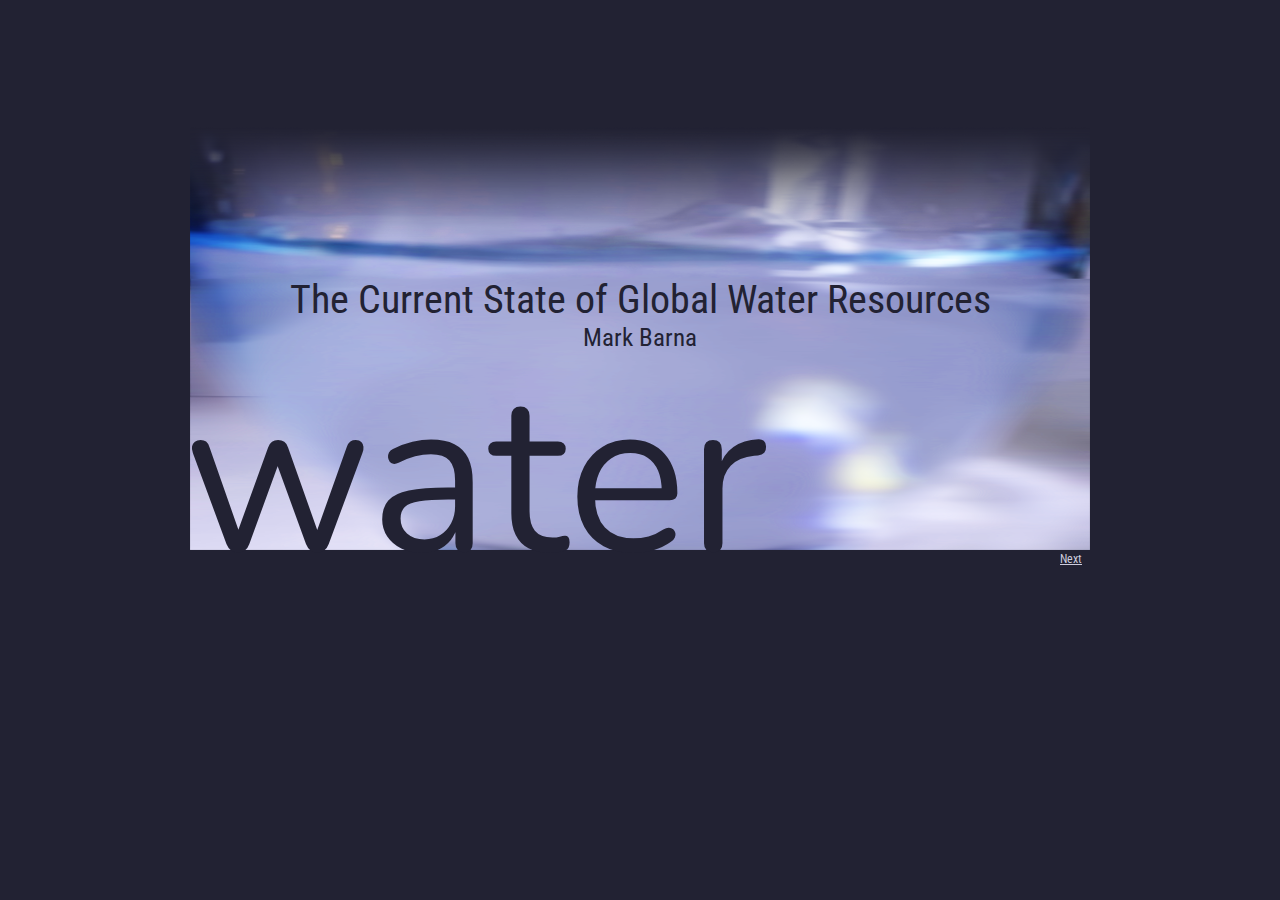
<file: presentation/index.html>
<!DOCTYPE html>

<html lang="en">
<head>
  <meta charset="utf-8"/>
  <title>Global Water Resources</title>
  <link rel="stylesheet" href="styles/style.css"/ />
  <script src="_d3/d3v5.min.js"></script>
  <script src="https://d3js.org/topojson.v2.min.js"></script>
  <script src="_d3/d3-legend.min.js"></script>

</head>
<body">
  <div class="content title">
    <div class="subtitle-text">The Current State of Global Water Resources</div>
    <div class="name-text">Mark Barna</div>
    <div class="title-text">water</div>
    <div class="nav"><a href="notes1.html">Next</a>
  </div>

</body>
</html>
</file>
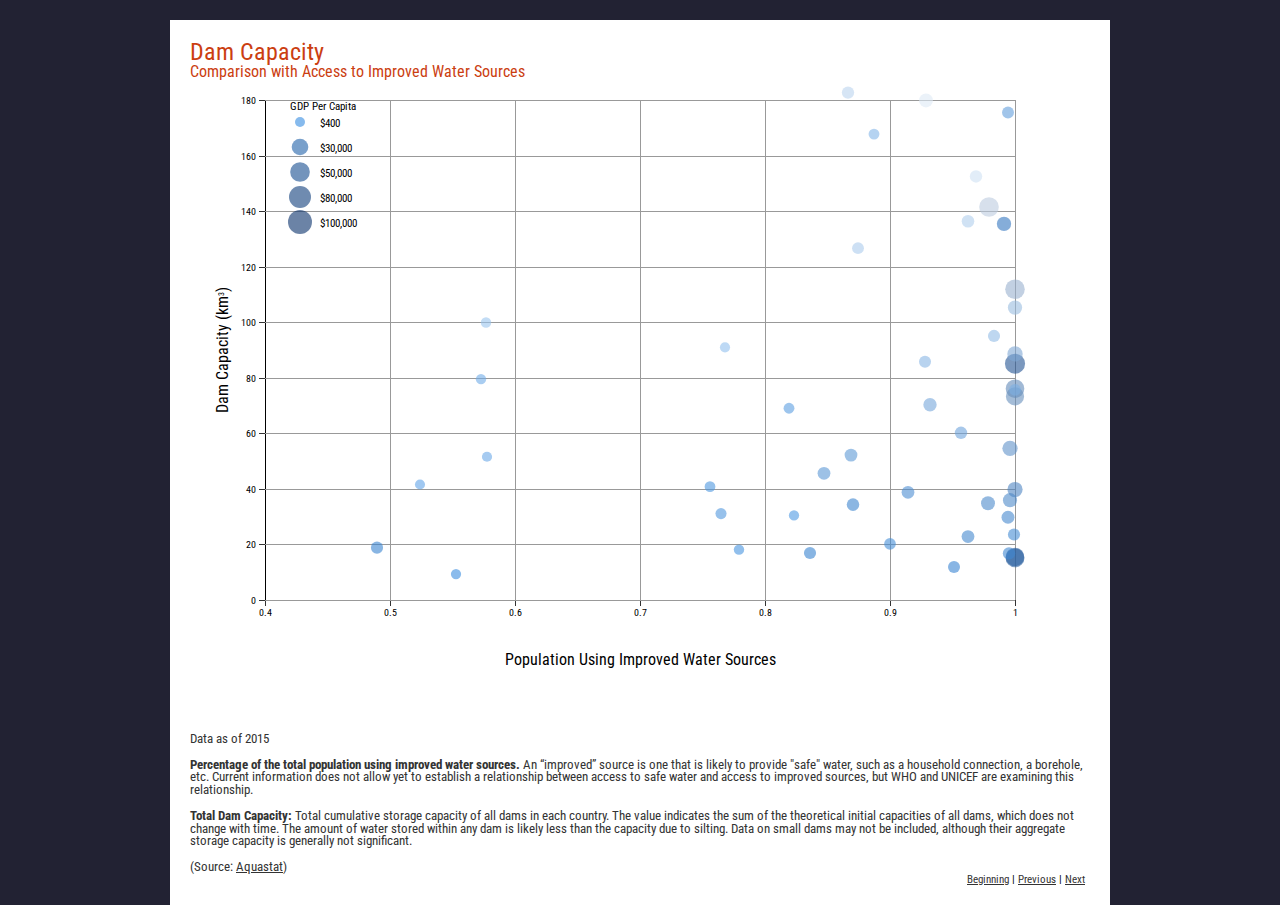
<file: presentation/damaccess.html>
<!DOCTYPE html>

<html lang="en">
<head>
  <meta charset="utf-8"/>
  <title>Global Water Resources</title>
  <link rel="stylesheet" href="styles/style.css"/ />
  <script src="_d3/d3v5.min.js"></script>
  <script src="_d3/d3-legend.min.js"></script>

</head>
<body>
  <div class="content">
    <h2>Dam Capacity</h2>
    <h3>Comparison with Access to Improved Water Sources</h3>
    <svg class="chart" id="damaccess"></svg>
    <script src="scripts/damaccess.js"></script>
    <p>
      Data as of 2015</br></br>

      <strong>Percentage of the total population using improved water sources.</strong> An “improved”
      source is one that is likely to provide "safe" water, such as a household
      connection, a borehole, etc. Current information does not allow yet to establish
      a relationship between access to safe water and access to improved sources,
      but WHO and UNICEF are examining this relationship.</br></br>

      <strong>Total Dam Capacity:</strong> Total cumulative storage capacity of
      all dams in each country. The value indicates the sum of the theoretical initial
      capacities of all dams, which does not change with time. The amount of water
      stored within any dam is likely less than the capacity due to silting. Data
      on small dams may not be included, although their aggregate storage capacity
      is generally not significant.</br></br>

      (Source:
      <a href="http://www.fao.org/nr/water/aquastat/data/glossary/search.html?lang=en" target="_blank">Aquastat</a>)
    </p>
    <div class="nav"><a href="index.html">Beginning</a> | <a href="waterhdi.html">Previous</a> | <a href="notesend.html">Next</a></div>
  </div>
</body>
</html>
</file>
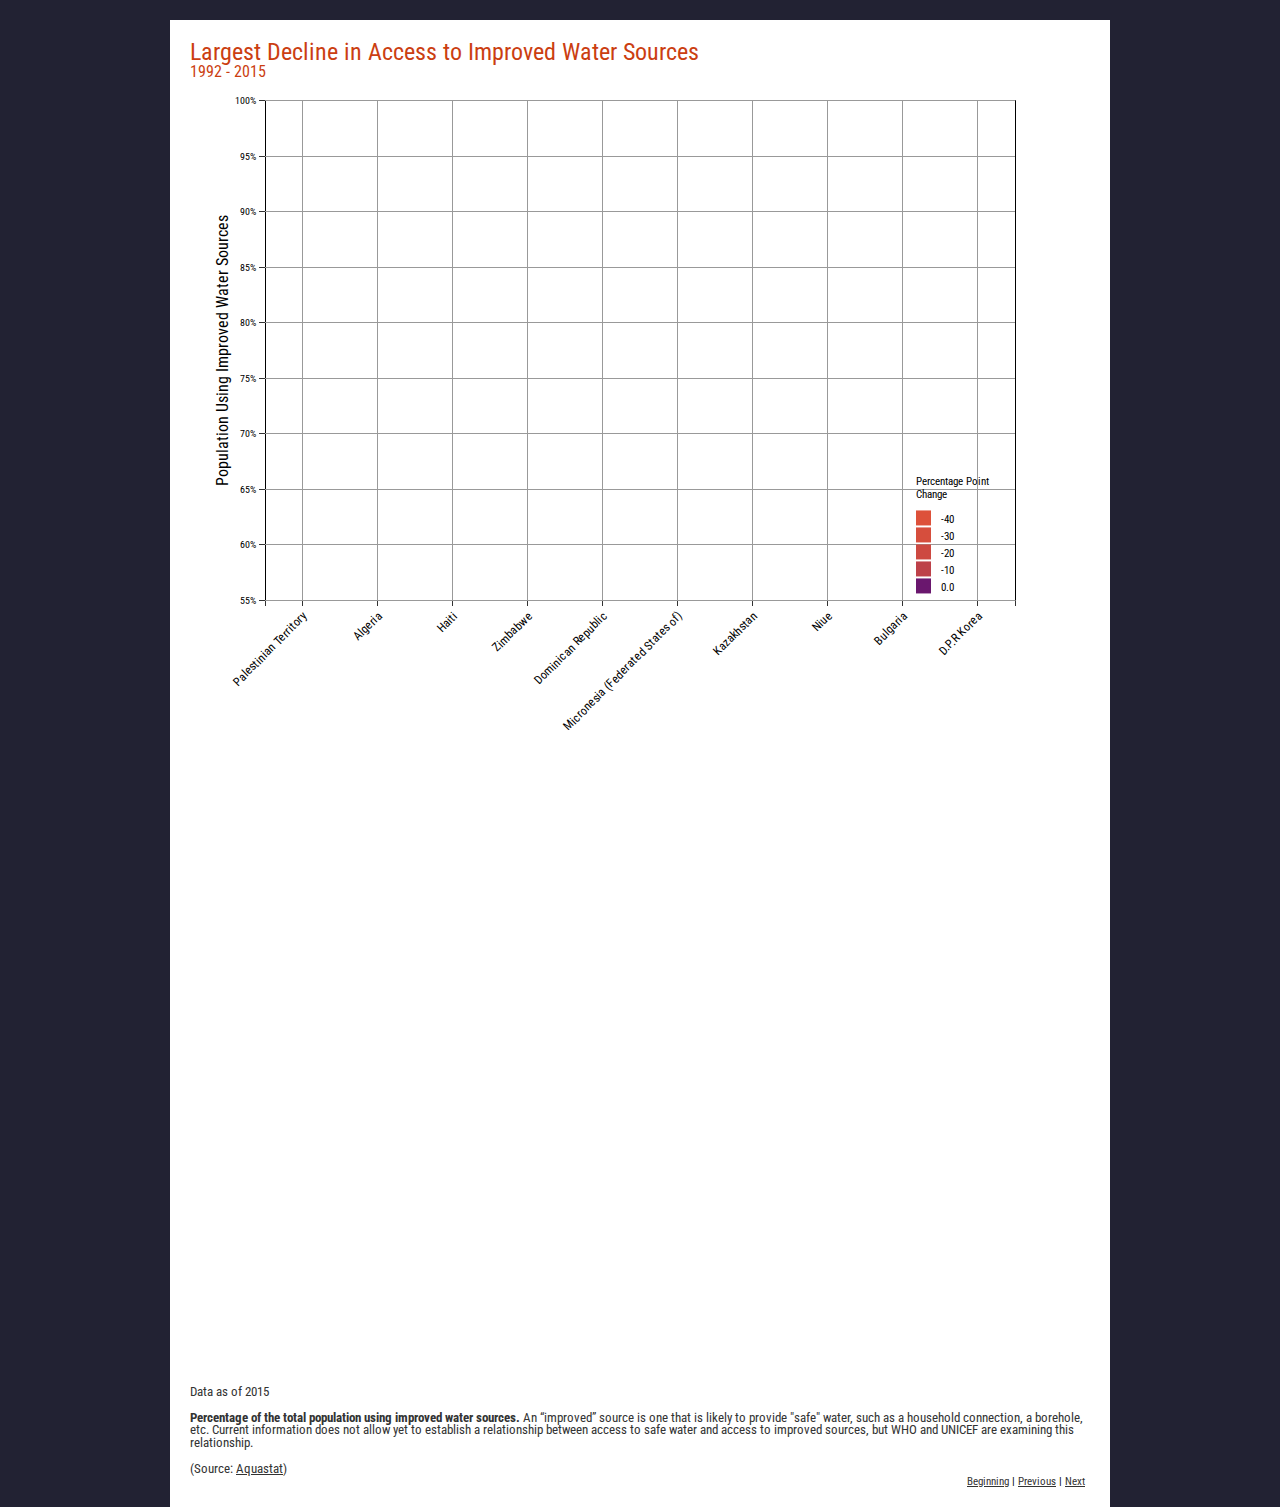
<file: presentation/delaccessbot.html>
<!DOCTYPE html>

<html lang="en">
<head>
  <meta charset="utf-8"/>
  <title>Global Water Resources</title>
  <link rel="stylesheet" href="styles/style.css"/ />
  <script src="_d3/d3v5.min.js"></script>
  <script src="_d3/d3-legend.min.js"></script>

</head>
<body>
  <div class="content">
    <h2>Largest Decline in Access to Improved Water Sources</h2>
    <h3>1992 - 2015</h3>
    <div class="charts">
      <svg class="chart" id="delaccess"></svg>
      <svg class="chart" id="delaccessts"></svg>
    </div>

    <script src="scripts/delaccessbot.js"></script>
    <p>
      Data as of 2015</br></br>
      <strong>Percentage of the total population using improved water sources.</strong> An “improved”
      source is one that is likely to provide "safe" water, such as a household
      connection, a borehole, etc. Current information does not allow yet to establish
      a relationship between access to safe water and access to improved sources,
      but WHO and UNICEF are examining this relationship.</br></br>

      (Source:
      <a href="http://www.fao.org/nr/water/aquastat/data/glossary/search.html?lang=en" target="_blank">Aquastat</a>)
    </p>
    <div class="nav"><a href="index.html">Beginning</a> | <a href="mapaccess.html">Previous</a> | <a href="waterhdi.html">Next</a></div>
  </div>
</body>
</html>
</file>
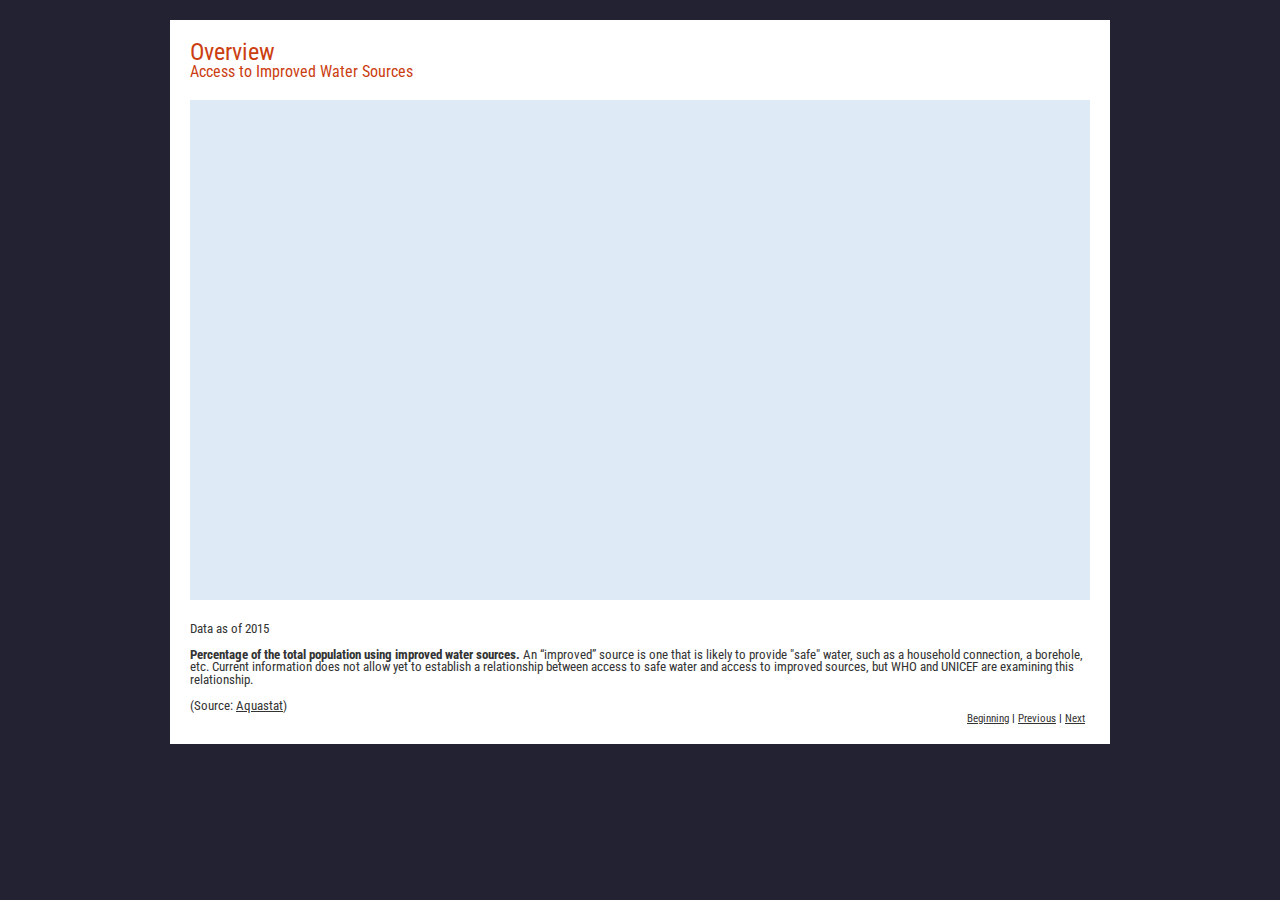
<file: presentation/mapaccess.html>
<!DOCTYPE html>

<html lang="en">
<head>
  <meta charset="utf-8"/>
  <title>Global Water Resources</title>
  <link rel="stylesheet" href="styles/style.css"/ />
  <script src="_d3/d3v5.min.js"></script>
  <script src="https://d3js.org/topojson.v2.min.js"></script>
  <script src="_d3/d3-legend.min.js"></script>

</head>
<body>
  <div class="content">
    <h2>Overview</h2>
    <h3>Access to Improved Water Sources</h3>
    <svg class="chart map" id="accessmap"></svg>
    <p>
      Data as of 2015</br></br>

      <strong>Percentage of the total population using improved water sources.</strong> An “improved”
      source is one that is likely to provide "safe" water, such as a household
      connection, a borehole, etc. Current information does not allow yet to establish
      a relationship between access to safe water and access to improved sources,
      but WHO and UNICEF are examining this relationship.</br></br>

      (Source:
      <a href="http://www.fao.org/nr/water/aquastat/data/glossary/search.html?lang=en" target="_blank">Aquastat</a>)
    </p>
    <script src="scripts/mapaccess.js"></script>
    <div class="nav"><a href="index.html">Beginning</a> | <a href="trwr.html">Previous</a> | <a href="delaccessbot.html">Next</a></div>
  </div>
</body>
</html>
</file>
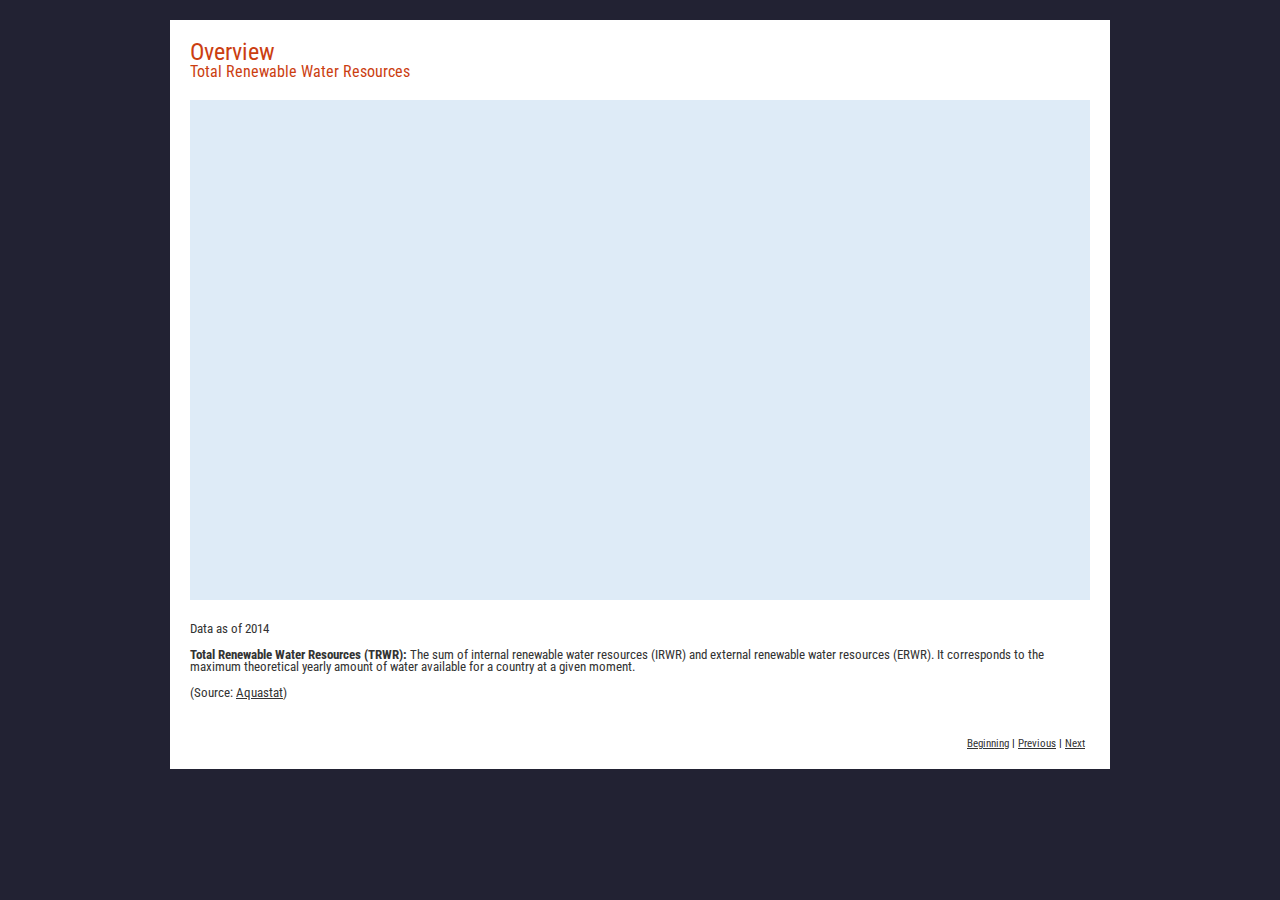
<file: presentation/maptrwr.html>
<!DOCTYPE html>

<html lang="en">
<head>
  <meta charset="utf-8"/>
  <title>Global Water Resources</title>
  <link rel="stylesheet" href="styles/style.css"/ />
  <script src="_d3/d3v5.min.js"></script>
  <script src="https://d3js.org/topojson.v2.min.js"></script>
  <script src="_d3/d3-legend.min.js"></script>

</head>
<body>
  <div class="content">
    <h2>Overview</h2>
    <h3>Total Renewable Water Resources</h3>
    <svg class="chart map" id="trwrpcmap"></svg>
    <p>
      Data as of 2014</br></br>

      <strong>Total Renewable Water Resources (TRWR):</strong> The sum of internal renewable water
      resources (IRWR) and external renewable water resources (ERWR). It corresponds
      to the maximum theoretical yearly amount of water available for a country
      at a given moment.</br></br>

      (Source:
      <a href="http://www.fao.org/nr/water/aquastat/data/glossary/search.html?lang=en" target="_blank">Aquastat</a>)
      </br></br></br></br>
    </p>
    <script src="scripts/maptrwr.js"></script>
    <div class="nav"><a href="index.html">Beginning</a> | <a href="notes2.html">Previous</a> | <a href="trwr.html">Next</a></div>
  </div>
</body>
</html>
</file>
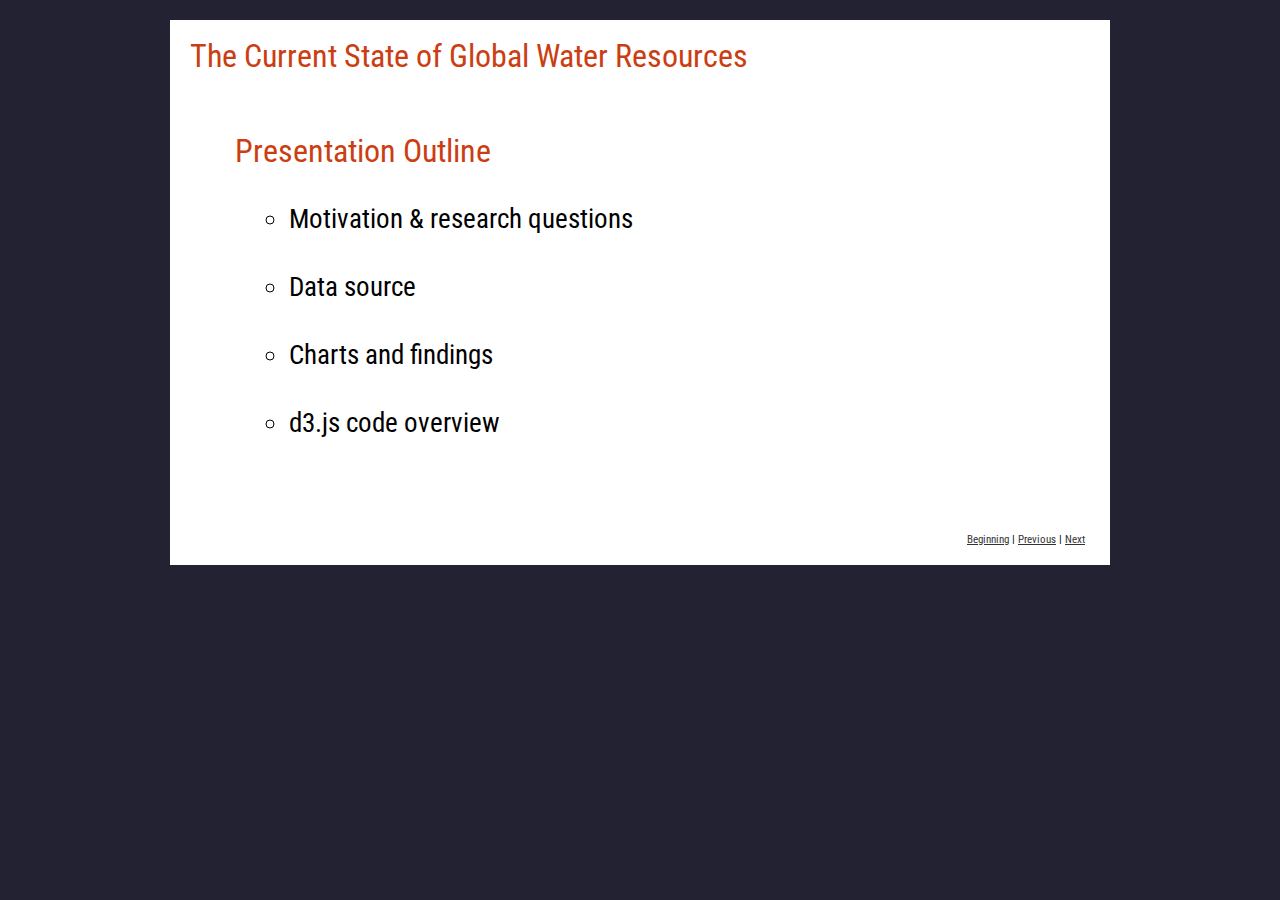
<file: presentation/notes1.html>
<!DOCTYPE html>

<html lang="en">
<head>
  <meta charset="utf-8"/>
  <title>Global Water Resources</title>
  <link rel="stylesheet" href="styles/style.css"/ />
  <script src="_d3/d3v5.min.js"></script>
  <script src="https://d3js.org/topojson.v2.min.js"></script>
  <script src="_d3/d3-legend.min.js"></script>

</head>
<body>
  <div class="content">
    <h1>The Current State of Global Water Resources</h1>
    <div class="note-slide">
      <h1>Presentation Outline</br></br></h1>
      <ul>
        <li>Motivation & research questions</li>
        <li>Data source</li>
        <li>Charts and findings</li>
        <li>d3.js code overview</li>
      </ul>
    </div>
    <div class="nav"><a href="index.html">Beginning</a> | <a href="index.html">Previous</a> | <a href="notes2.html">Next</a></div>
  </div>
</body>
</html>
</file>
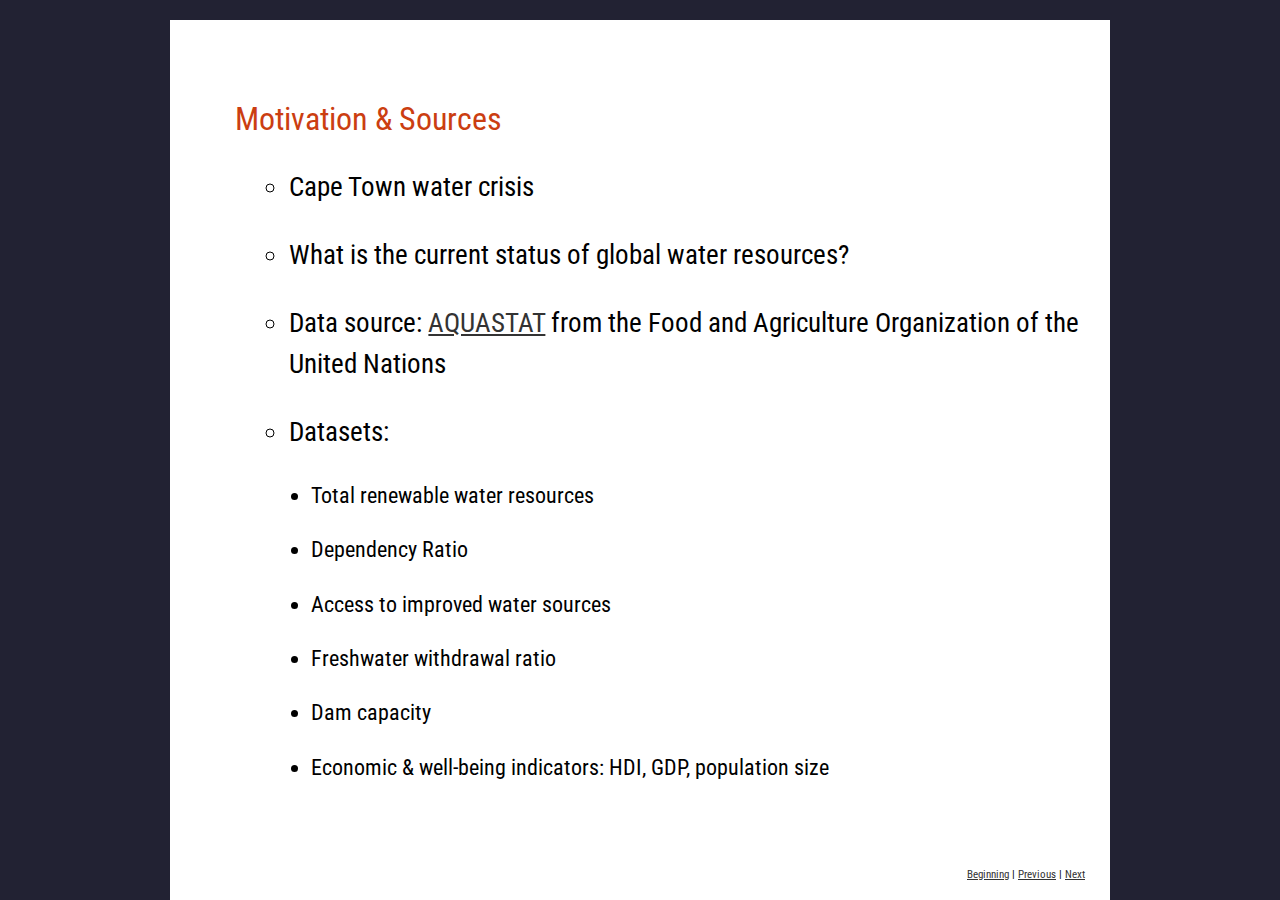
<file: presentation/notes2.html>
<!DOCTYPE html>

<html lang="en">
<head>
  <meta charset="utf-8"/>
  <title>Global Water Resources</title>
  <link rel="stylesheet" href="styles/style.css"/ />
  <script src="_d3/d3v5.min.js"></script>
  <script src="https://d3js.org/topojson.v2.min.js"></script>
  <script src="_d3/d3-legend.min.js"></script>

</head>
<body>
  <div class="content">
    <div class="note-slide">
      <h1>Motivation & Sources</br></br></h1>
      <ul>
        <li>Cape Town water crisis</li>
        <li>What is the current status of global water resources?</li>
        <li>Data source: <a href="http://www.fao.org/nr/water/aquastat/main/index.stm"
          target="_blank">AQUASTAT</a> from the Food and Agriculture Organization of the United Nations</li>
        <li>Datasets:</li>
          <ul class="sub-list">
            <li>Total renewable water resources</li>
            <li>Dependency Ratio</li>
            <li>Access to improved water sources</li>
            <li>Freshwater withdrawal ratio</li>
            <li>Dam capacity</li>
            <li>Economic & well-being indicators: HDI, GDP, population size</li>
          </ul>
      </ul>
    </div>
    <div class="nav"><a href="index.html">Beginning</a> | <a href="notes1.html">Previous</a> | <a href="maptrwr.html">Next</a></div>
  </div>
</body>
</html>
</file>
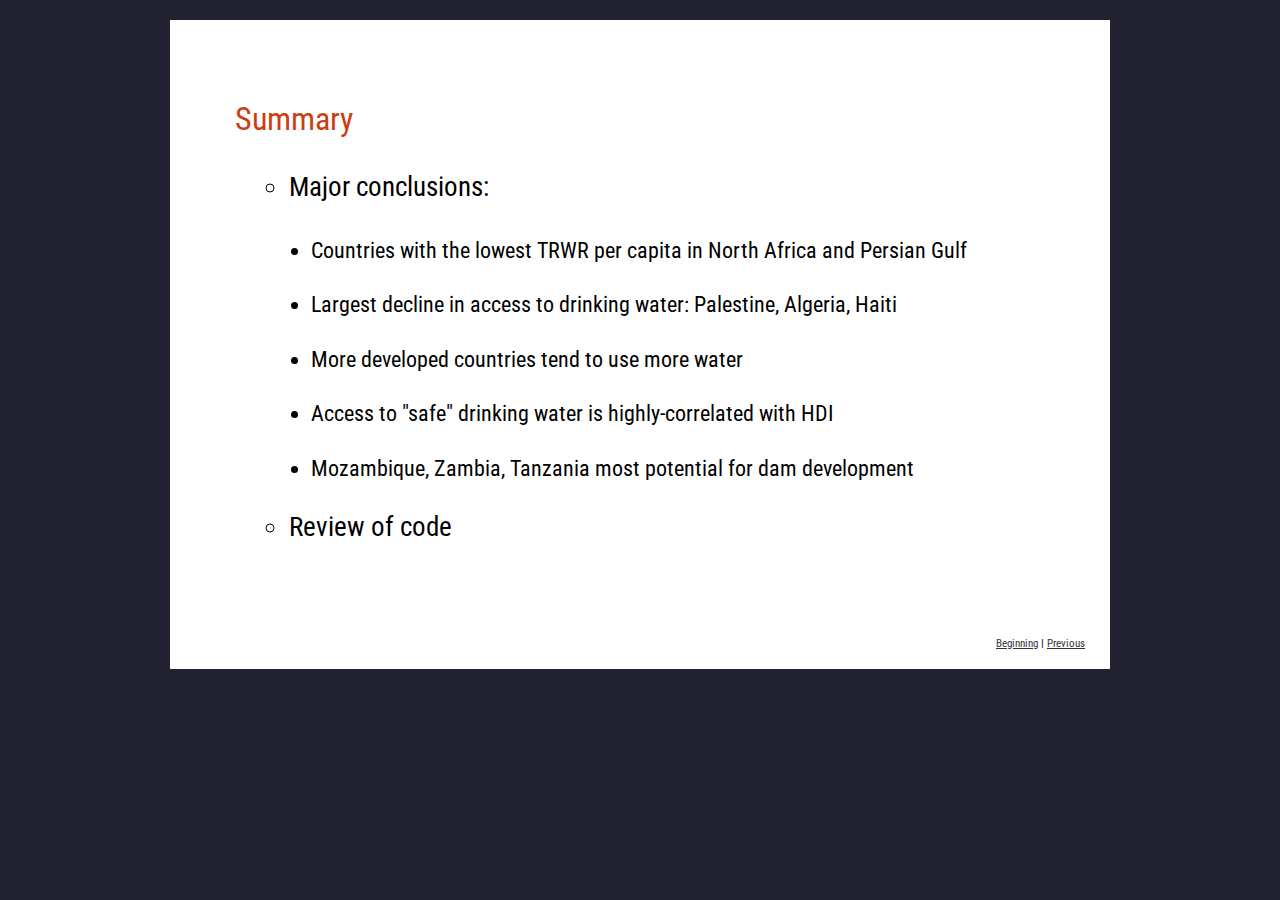
<file: presentation/notesend.html>
<!DOCTYPE html>

<html lang="en">
<head>
  <meta charset="utf-8"/>
  <title>Global Water Resources</title>
  <link rel="stylesheet" href="styles/style.css"/ />
  <script src="_d3/d3v5.min.js"></script>
  <script src="https://d3js.org/topojson.v2.min.js"></script>
  <script src="_d3/d3-legend.min.js"></script>

</head>
<body>
  <div class="content">
    <div class="note-slide">
      <h1>Summary</br></br></h1>
      <ul>
        <li>Major conclusions:</li>
          <ul class="sub-list">
            <li>Countries with the lowest TRWR per capita in North Africa and Persian Gulf</li>
            <li>Largest decline in access to drinking water: Palestine, Algeria, Haiti</li>
            <li>More developed countries tend to use more water</li>
            <li>Access to "safe" drinking water is highly-correlated with HDI</li>
            <li>Mozambique, Zambia, Tanzania most potential for dam development</li>
          </ul>
          <li>Review of code</li>
      </ul>
    </div>
    <div class="nav"><a href="index.html">Beginning</a> | <a href="damaccess.html">Previous</a></div>
  </div>
</body>
</html>
</file>
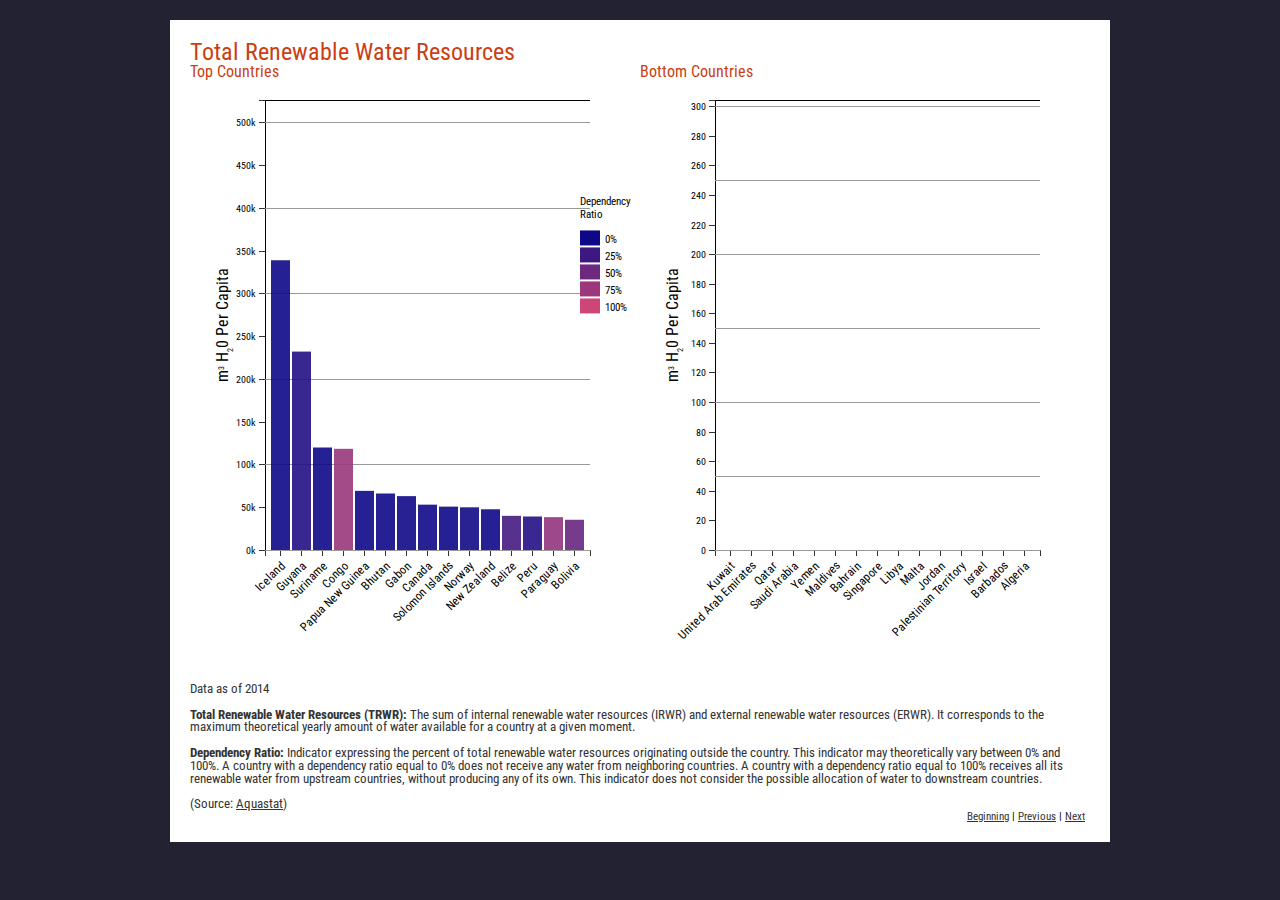
<file: presentation/trwr.html>
<!DOCTYPE html>

<html lang="en">
<head>
  <meta charset="utf-8"/>
  <title>Global Water Resources</title>
  <link rel="stylesheet" href="styles/style.css"/ />
  <script src="_d3/d3v5.min.js"></script>
  <script src="_d3/d3-legend.min.js"></script>

</head>
<body>
  <div class="content">
    <h2>Total Renewable Water Resources</h2>
    <div class="inline-charts">
      <div class="inline-left">
        <h3>Top Countries</h3>
        <svg class="chart" id="trwrpctop"></svg>
      </div>
      <div class="inline-right">
        <h3>Bottom Countries</h3>
        <svg class="chart" id="trwrpcbot"></svg>
      </div>
    </div>
    <script src="scripts/trwr.js"></script>
    <p>
      Data as of 2014</br></br>
      <strong>Total Renewable Water Resources (TRWR):</strong> The sum of internal renewable water
      resources (IRWR) and external renewable water resources (ERWR). It corresponds
      to the maximum theoretical yearly amount of water available for a country
      at a given moment.</br></br>

      <strong>Dependency Ratio:</strong> Indicator expressing the percent of total renewable water
      resources originating outside the country. This indicator may theoretically
      vary between 0% and 100%. A country with a dependency ratio equal to 0% does
      not receive any water from neighboring countries. A country with a dependency
      ratio equal to 100% receives all its renewable water from upstream countries,
      without producing any of its own. This indicator does not consider the possible
      allocation of water to downstream countries.</br></br>

      (Source:
      <a href="http://www.fao.org/nr/water/aquastat/data/glossary/search.html?lang=en" target="_blank">Aquastat</a>)
    </p>
    <div class="nav"><a href="index.html">Beginning</a> | <a href="maptrwr.html">Previous</a> | <a href="mapaccess.html">Next</a></div>
  </div>
</body>
</html>
</file>
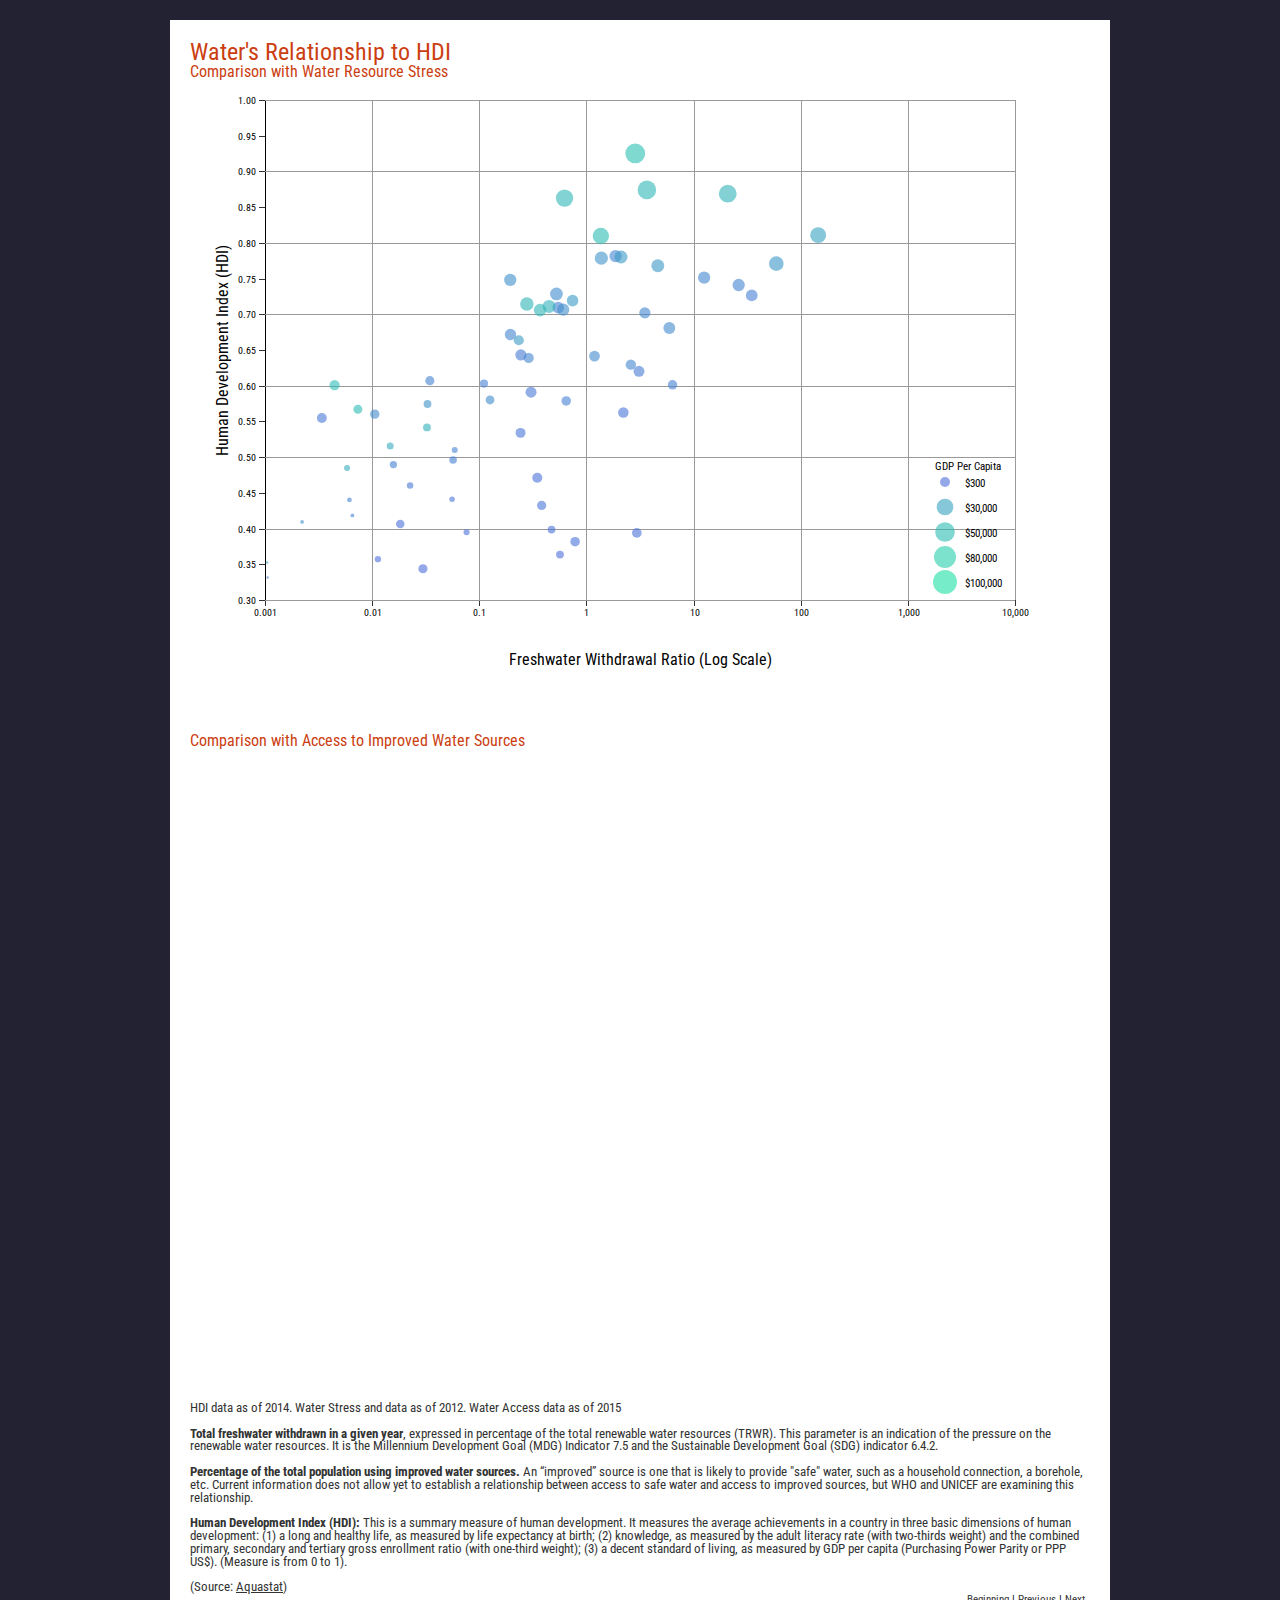
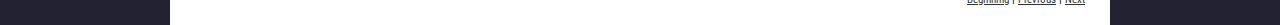
<file: presentation/waterhdi.html>
<!DOCTYPE html>

<html lang="en">
<head>
  <meta charset="utf-8"/>
  <title>Global Water Resources</title>
  <link rel="stylesheet" href="styles/style.css"/ />
  <script src="_d3/d3v5.min.js"></script>
  <script src="_d3/d3-legend.min.js"></script>

</head>
<body>
  <div class="content">
    <h2>Water's Relationship to HDI</h2>
    <h3>Comparison with Water Resource Stress</h3>
    <svg class="chart" id="stresshdi"></svg>
    <h3>Comparison with Access to Improved Water Sources</h3>
    <svg class="chart" id="accesshdi"></svg>
    <script src="scripts/waterhdi.js"></script>
    <p>
      HDI data as of 2014. Water Stress and data as of 2012. Water Access data as of 2015</br></br>
      <strong>Total freshwater withdrawn in a given year</strong>, expressed in
      percentage of the total renewable water resources (TRWR). This parameter is
      an indication of the pressure on the renewable water resources. It is the
      Millennium Development Goal (MDG) Indicator 7.5 and the Sustainable Development
      Goal (SDG) indicator 6.4.2.</br></br>

      <strong>Percentage of the total population using improved water sources.</strong> An “improved”
      source is one that is likely to provide "safe" water, such as a household
      connection, a borehole, etc. Current information does not allow yet to establish
      a relationship between access to safe water and access to improved sources,
      but WHO and UNICEF are examining this relationship.</br></br>

      <strong>Human Development Index (HDI):</strong> This is a summary measure
      of human development. It measures the average achievements in a country in
      three basic dimensions of human development: (1) a long and healthy life,
      as measured by life expectancy at birth; (2) knowledge, as measured by the
      adult literacy rate (with two-thirds weight) and the combined primary, secondary
      and tertiary gross enrollment ratio (with one-third weight); (3) a decent
      standard of living, as measured by GDP per capita (Purchasing Power Parity
      or PPP US$). (Measure is from 0 to 1). </br></br>

      (Source:
      <a href="http://www.fao.org/nr/water/aquastat/data/glossary/search.html?lang=en" target="_blank">Aquastat</a>)
    </p>
    <div class="nav"><a href="index.html">Beginning</a> | <a href="delaccessbot.html">Previous</a> | <a href="damaccess.html">Next</a></div>
  </div>
</body>
</html>
</file>
<file: presentation/styles/style.css>
@import url('https://fonts.googleapis.com/css?family=Roboto+Condensed:400,700|Nunito:600|Oswald:600');

/* Eric Meyer's Reset CSS v2.0 - http://cssreset.com this clears out inconsistencies between broswsers*/
html,body,div,span,applet,object,iframe,h1,h2,h3,h4,h5,h6,p,blockquote,pre,a,abbr,acronym,address,big,cite,code,del,dfn,em,img,ins,kbd,q,s,samp,small,strike,strong,tt,var,b,u,i,center,dl,dt,dd,ol,ul,li,fieldset,form,label,legend,table,caption,tbody,tfoot,thead,tr,th,td,article,aside,canvas,details,embed,figure,figcaption,footer,header,hgroup,menu,nav,output,ruby,section,summary,time,mark,audio,video
  {border:0;font-size:100%;font:inherit;vertical-align:baseline;margin:0;padding:0}
sub,sup
{border:0;font:inherit;margin:0;padding:0;font-size:80%}
article,aside,details,figcaption,figure,footer,header,hgroup,menu,nav,section
  {display:block}
body
  {line-height:1}
ol,ul
  {list-style:none}
blockquote,q
  {quotes:none}
blockquote:before,blockquote:after,q:before,q:after
  {content:none}
table
  {border-collapse:collapse;border-spacing:0}

body, g {
  font-family: 'Roboto Condensed', sans-serif;
  background-color: #223;
}

h1 {
  font-size: 2em;
  color: #CB3E11;
}

h2 {
  font-size: 1.5em;
  color: #CB3E11;
}

h3 {
  color: #CB3E11;
}

p {
  font-size: 0.8em;
  color: #333;
}

strong {
  font-weight: 700;
}

a {
  color: #333;
}

a:hover {
  text-decoration: none;
}

.content {
  height: 100vh;
  margin-left: auto;
  margin-right: auto;
  margin-top: 20px;
  background-color: #FFF;
  padding: 20px;
  height: 90%;
  width: 900px;
}

.content.title {
  position: relative;
  padding: 0;
  margin-top: 125px;
  background-image: url('water.png');
  background-color: transparent;
  height: 425px;
}

.title-text {
  font-family: 'Nunito', sans-serif;
  font-size: 225px;
  color: #223;
  position: absolute;
  bottom: -40px;
  left: -7px;
}

.subtitle-text {
  font-size: 40px;
  font-weight: 400;
  text-align: center;
  position: absolute;
  top: 155px;
  width: 900px;
  color: #223;
}

.name-text {
  font-size: 25px;
  text-align: center;
  position: absolute;
  top: 200px;
  width: 900px;
  color: #223;
}

.note-slide {
  padding-top: 7%;
  padding-left: 5%;
  padding-bottom: 7%;
}

.inline-charts .inline-left {
  float: left;
}

.nav {
  font-size: 0.7em;
  text-align: right;
  margin-right: 5px;
}

.title .nav {
  position: absolute;
  bottom: -15px;
  left: 870px;
}

.title .nav a {
    color: #CCD;
    font-size: 1.1em;
}

ul {
  font-size: 1.7em;
  padding-left: 2em;
  line-height: 1.5;
}

li {
  list-style-type: circle;
  list-style-position: outside;
  padding-bottom: 1em;
}

ul.sub-list {
  font-size: .8em;
  padding-left: 1em;
  line-height: 1.5;
}

.sub-list li {
  list-style-type: disc;
}

.bar {
  opacity: 0.9;
}

.bar:hover {
  opacity: 0.7;
}

.box {
  stroke-width: 1px;
  stroke: #000;
  shape-rendering: crispEdges;
}

.whisker line {
  stroke-width: 2px:
  shape-rendering: crispEdges;
}

.box:hover{
  opacity: 0.7;
}

.circle, circle.swatch {
  opacity: 0.6
}

.circle:hover {
  opacity: 0.9;
}

.ylabel, .xlabel {
  text-align: center;
  text-anchor: middle;
  font-size: 1em;
}

.ylabel .sup {
  baseline-shift: super;
  font-size: 0.5em;
}

.ylabel .sub {
  baseline-shift: sub;
  font-size: 0.5em;
}

.axis-x text {
  color: #000;
}

.axis text {
  font-size: 1em;
}

.axis-x.text45 text {
  transform: rotate(-45deg) translate(-8px,-2px);
  font-size: 1.2em;
  color: #000;
  text-anchor: end;
}

/*muli-line chart labels*/
.line-label {
  font-size: 0.7em;
}

/* axis lines*/
.axis .domain {
  stroke: #333;
}

/* axis tick marks*/
.tick line {
  stroke: #333;
}

/*grid lines*/
.grid line, .grid-x line {
  stroke: #999;
}

.tooltip {
  font-size: 0.7em;
  background-color: #EEF;
  padding: 5px;
  border-color: #000;
  border-width: 1px;
  border-style: solid;
}

.legendPane text {
  font-size: 0.7em;
  fill: #000;
}

.legendPane.horizontal .legendCells .label {
  transform: rotate(-45deg) translate(-3px, 25px);
}

#trwrpcmap .legendPane.horizontal .legendCells {
  transform: translate(0px, 25px);
}

#accessmap .legendPane.horizontal .legendCells {
  transform: translate(0px, 10px);
}

.country {
  opacity: 1;
}

.country:hover {
  opacity: 0.7;
}

.map {
  margin: 20px 0;
}
</file>
